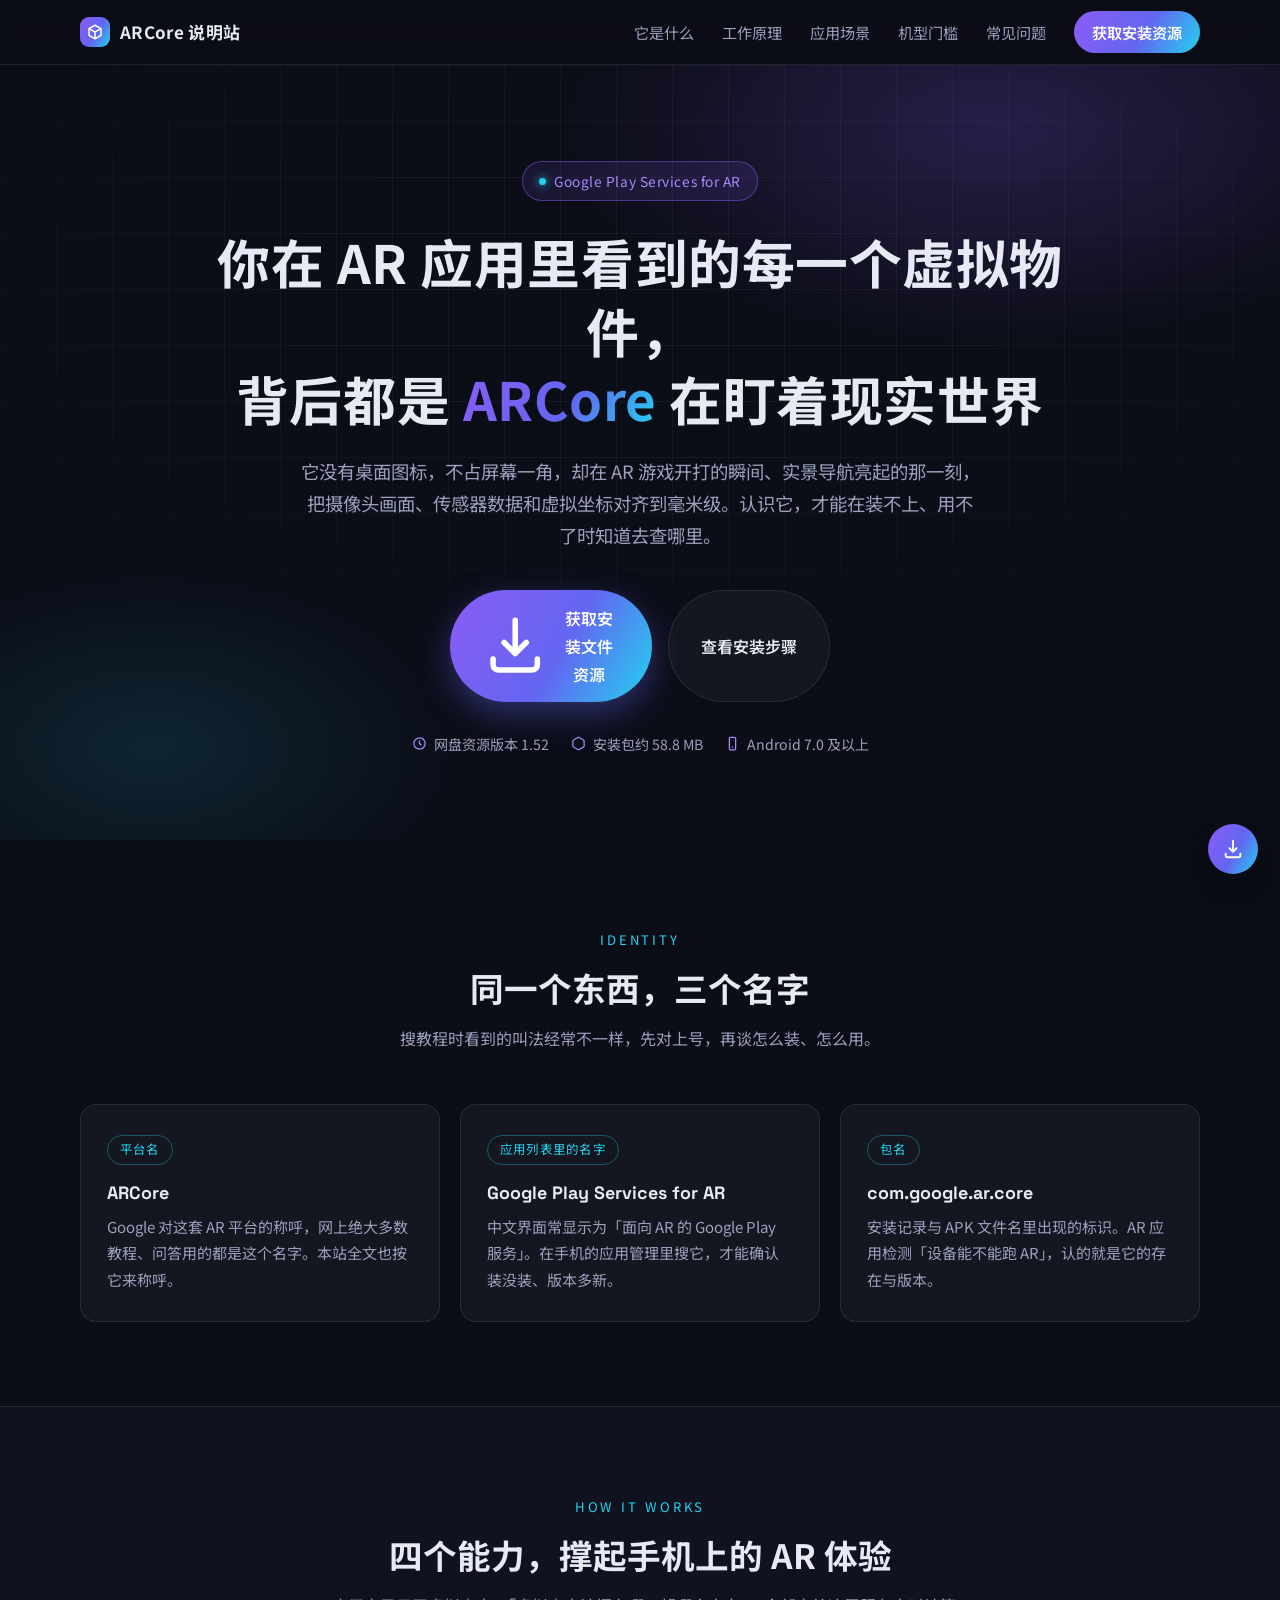
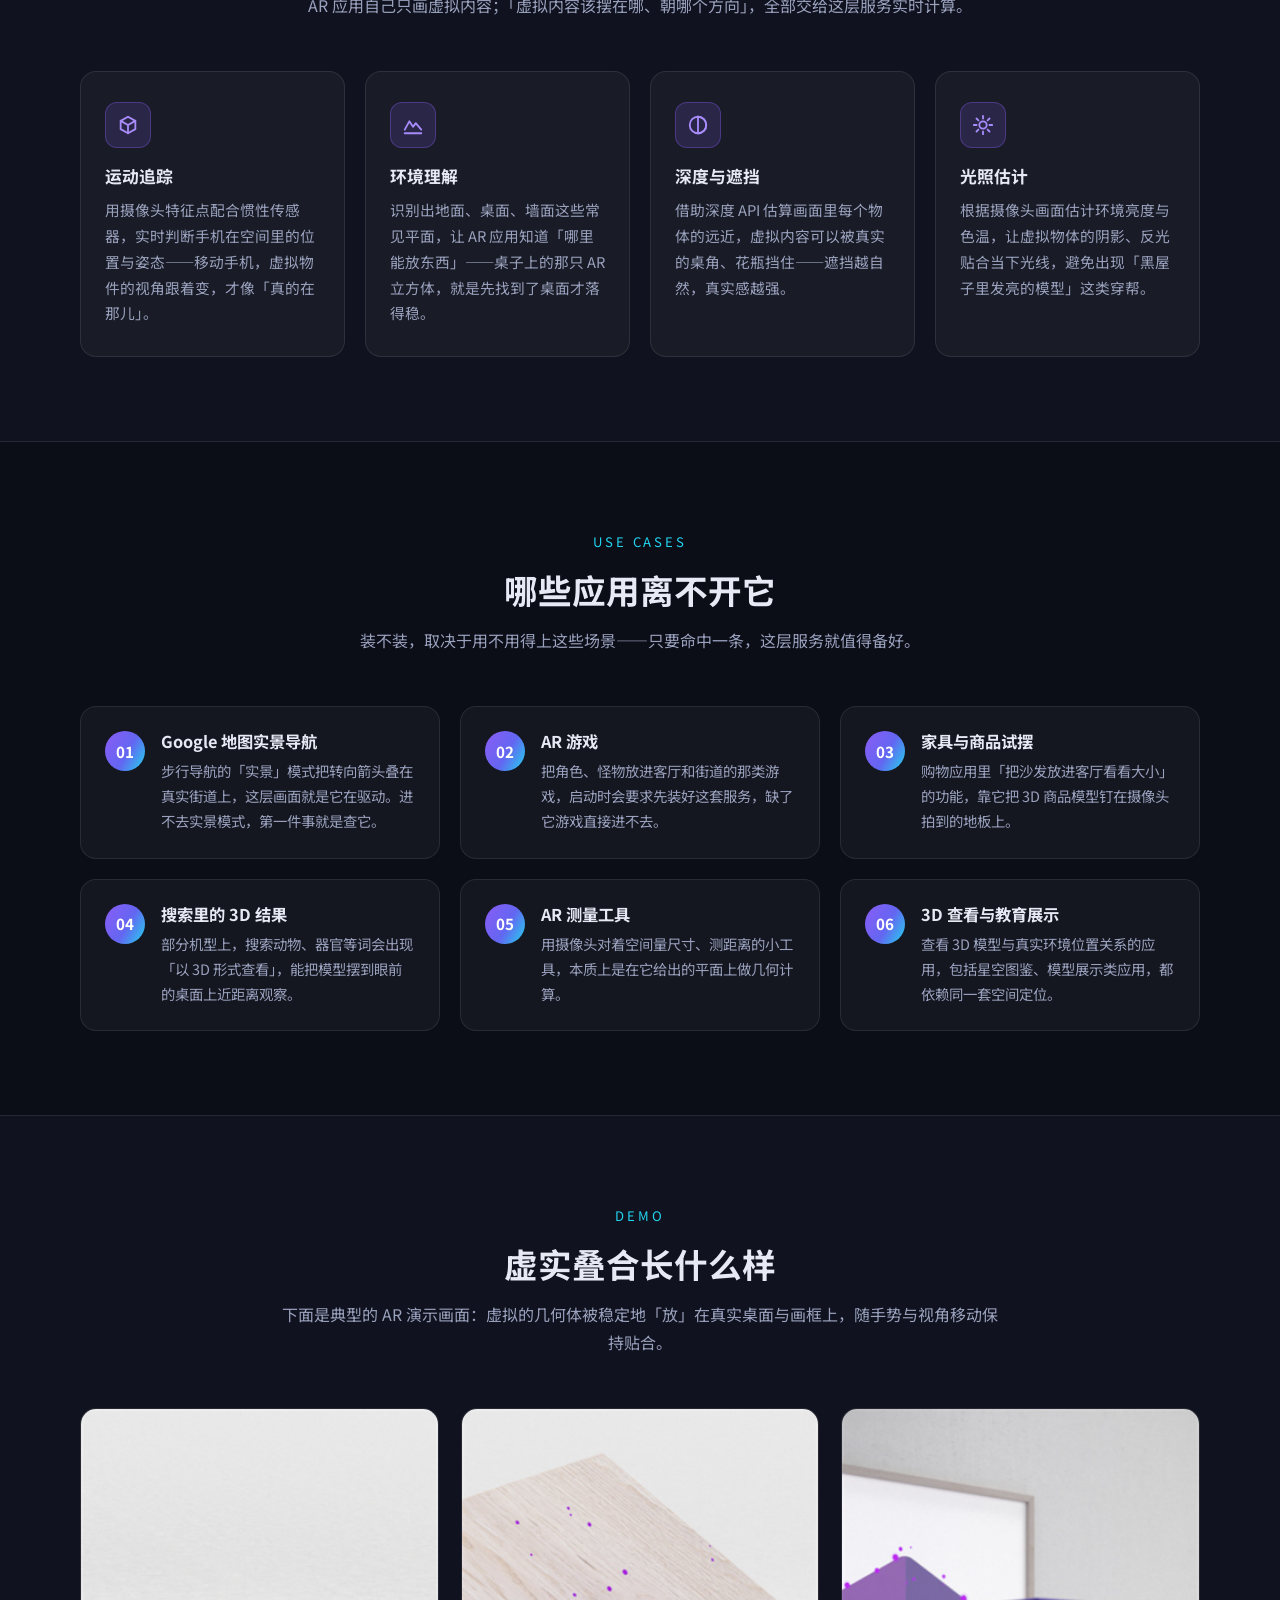
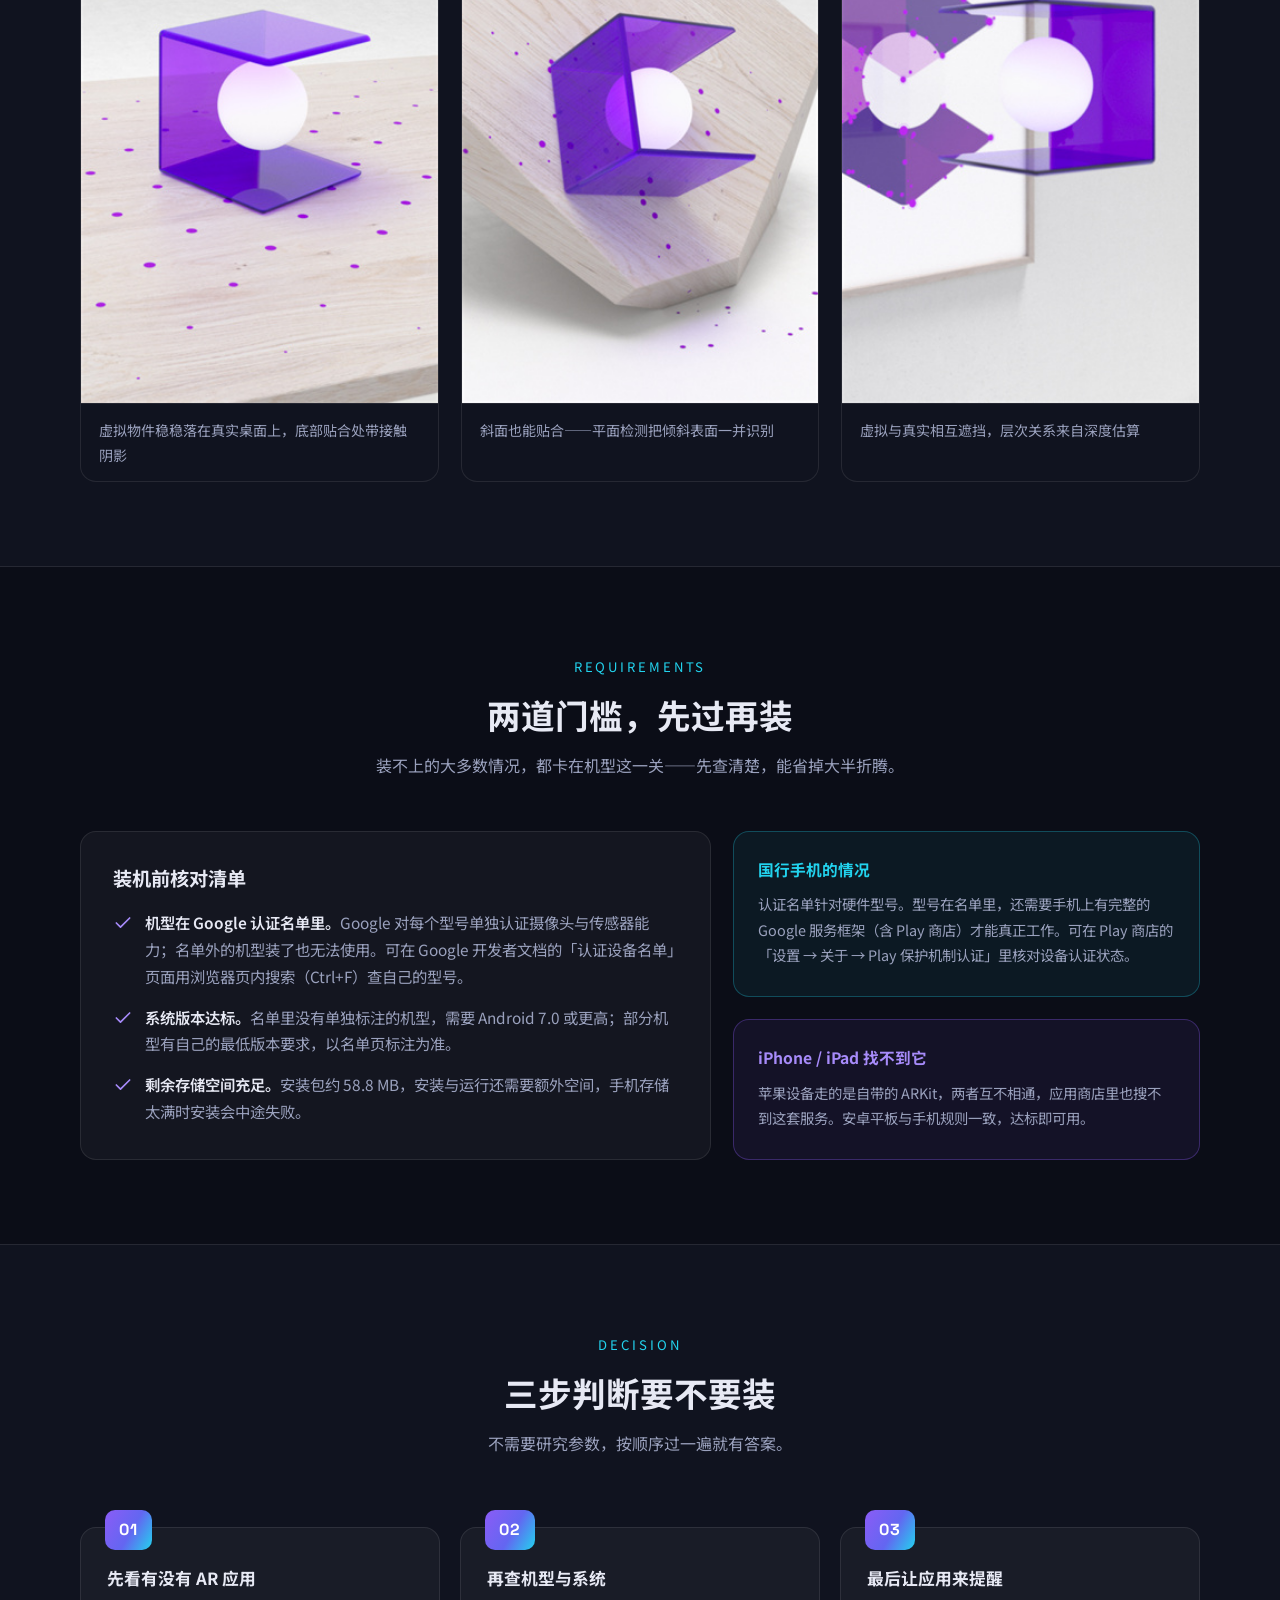
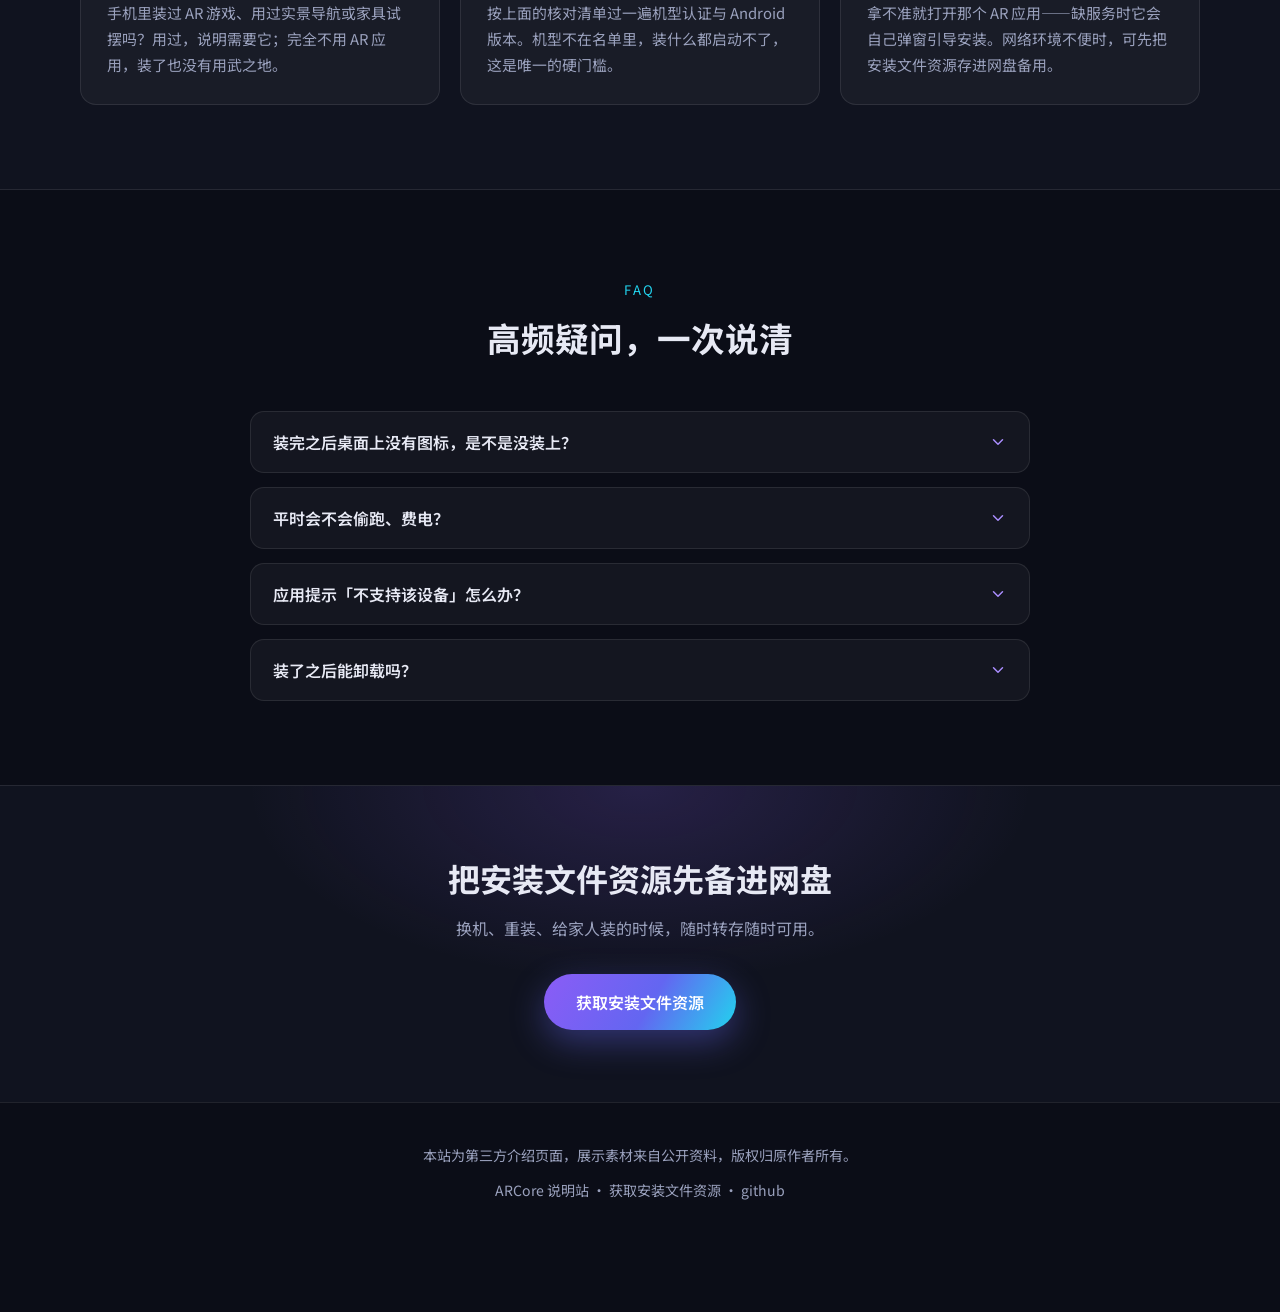
<file: index.html>
<!DOCTYPE html>
<html lang="zh-CN">
<head>
  <meta charset="UTF-8">
  <meta name="viewport" content="width=device-width, initial-scale=1.0">
  <title>看不见的 AR 引擎：ARCore 在手机里做什么、谁需要它</title>
  <meta name="description" content="AR 应用能把虚拟物件放进真实房间，靠的是底层的 ARCore 在做运动追踪与空间理解。这里拆解它的工作方式、机型认证门槛，以及安装文件资源的获取指引。">
  <link rel="icon" type="image/svg+xml" href="/assets/img/favicon.svg">
  <link rel="preconnect" href="https://fonts.googleapis.com">
  <link rel="preconnect" href="https://fonts.gstatic.com" crossorigin>
  <link href="https://fonts.googleapis.com/css2?family=Noto+Sans+SC:wght@400;500;700&family=Space+Grotesk:wght@500;700&display=swap" rel="stylesheet">
  <link rel="stylesheet" href="/assets/css/style.css">
</head>
<body>

  <header class="nav">
    <div class="wrap nav-inner">
      <a class="brand" href="/">
        <span class="brand-mark" aria-hidden="true">
          <svg viewBox="0 0 24 24" fill="none" stroke="#fff" stroke-width="2" stroke-linejoin="round"><path d="M12 3l8 4.5v9L12 21l-8-4.5v-9L12 3z"/><path d="M4 7.5l8 4.5 8-4.5M12 12v9"/></svg>
        </span>
        ARCore 说明站
      </a>
      <button class="nav-toggle" aria-expanded="false" aria-label="展开导航菜单"><span></span></button>
      <nav class="nav-links" aria-label="站内导航">
        <a href="#what">它是什么</a>
        <a href="#how">工作原理</a>
        <a href="#scenes">应用场景</a>
        <a href="#devices">机型门槛</a>
        <a href="#faq">常见问题</a>
        <a href="download.html" class="nav-cta">获取安装资源</a>
      </nav>
    </div>
  </header>

  <main>

    <!-- Hero -->
    <section class="hero">
      <div class="hero-grid" aria-hidden="true"></div>
      <div class="wrap hero-inner">
        <span class="hero-badge"><span class="dot"></span>Google Play Services for AR</span>
        <h1>你在 AR 应用里看到的每一个虚拟物件，<br>背后都是 <span class="grad">ARCore</span> 在盯着现实世界</h1>
        <p class="lead">它没有桌面图标，不占屏幕一角，却在 AR 游戏开打的瞬间、实景导航亮起的那一刻，把摄像头画面、传感器数据和虚拟坐标对齐到毫米级。认识它，才能在装不上、用不了时知道去查哪里。</p>
        <div class="hero-actions">
          <a class="btn btn-primary" data-link="download" href="https://pan.quark.cn/s/c0f8249de2a5">
            <svg viewBox="0 0 24 24" fill="none" stroke="currentColor" stroke-width="2" stroke-linecap="round" stroke-linejoin="round"><path d="M12 3v12m0 0l-4-4m4 4l4-4"/><path d="M4 17v2a2 2 0 002 2h12a2 2 0 002-2v-2"/></svg>
            获取安装文件资源
          </a>
          <a class="btn btn-ghost" href="download.html">查看安装步骤</a>
        </div>
        <div class="hero-meta">
          <span><svg viewBox="0 0 24 24" fill="none" stroke="currentColor" stroke-width="2"><circle cx="12" cy="12" r="9"/><path d="M12 7v5l3 3"/></svg>网盘资源版本 1.52</span>
          <span><svg viewBox="0 0 24 24" fill="none" stroke="currentColor" stroke-width="2"><path d="M21 16V8a2 2 0 00-1-1.73l-7-4a2 2 0 00-2 0l-7 4A2 2 0 003 8v8a2 2 0 001 1.73l7 4a2 2 0 002 0l7-4A2 2 0 0021 16z"/></svg>安装包约 58.8 MB</span>
          <span><svg viewBox="0 0 24 24" fill="none" stroke="currentColor" stroke-width="2"><rect x="7" y="2" width="10" height="20" rx="2"/><path d="M11 18h2"/></svg>Android 7.0 及以上</span>
        </div>
      </div>
    </section>

    <!-- 它是什么：三重身份 -->
    <section class="section" id="what">
      <div class="wrap">
        <div class="sec-head reveal">
          <span class="sec-kicker">Identity</span>
          <h2>同一个东西，三个名字</h2>
          <p>搜教程时看到的叫法经常不一样，先对上号，再谈怎么装、怎么用。</p>
        </div>
        <div class="id-grid">
          <div class="id-card reveal">
            <span class="id-tag">平台名</span>
            <h3>ARCore</h3>
            <p>Google 对这套 AR 平台的称呼，网上绝大多数教程、问答用的都是这个名字。本站全文也按它来称呼。</p>
          </div>
          <div class="id-card reveal">
            <span class="id-tag">应用列表里的名字</span>
            <h3>Google Play Services for AR</h3>
            <p>中文界面常显示为「面向 AR 的 Google Play 服务」。在手机的应用管理里搜它，才能确认装没装、版本多新。</p>
          </div>
          <div class="id-card reveal">
            <span class="id-tag">包名</span>
            <h3>com.google.ar.core</h3>
            <p>安装记录与 APK 文件名里出现的标识。AR 应用检测「设备能不能跑 AR」，认的就是它的存在与版本。</p>
          </div>
        </div>
      </div>
    </section>

    <!-- 工作原理 -->
    <section class="section section-alt" id="how">
      <div class="wrap">
        <div class="sec-head reveal">
          <span class="sec-kicker">How it works</span>
          <h2>四个能力，撑起手机上的 AR 体验</h2>
          <p>AR 应用自己只画虚拟内容；「虚拟内容该摆在哪、朝哪个方向」，全部交给这层服务实时计算。</p>
        </div>
        <div class="cap-grid">
          <div class="cap-card reveal">
            <span class="cap-icon"><svg viewBox="0 0 24 24" fill="none" stroke="currentColor" stroke-width="2" stroke-linecap="round" stroke-linejoin="round"><path d="M12 3l8 4.5v9L12 21l-8-4.5v-9L12 3z"/><path d="M12 12l8-4.5M12 12v9M12 12L4 7.5"/></svg></span>
            <h3>运动追踪</h3>
            <p>用摄像头特征点配合惯性传感器，实时判断手机在空间里的位置与姿态——移动手机，虚拟物件的视角跟着变，才像「真的在那儿」。</p>
          </div>
          <div class="cap-card reveal">
            <span class="cap-icon"><svg viewBox="0 0 24 24" fill="none" stroke="currentColor" stroke-width="2" stroke-linecap="round" stroke-linejoin="round"><path d="M3 17l5-9 4 6 3-4 6 7"/><path d="M3 21h18"/></svg></span>
            <h3>环境理解</h3>
            <p>识别出地面、桌面、墙面这些常见平面，让 AR 应用知道「哪里能放东西」——桌子上的那只 AR 立方体，就是先找到了桌面才落得稳。</p>
          </div>
          <div class="cap-card reveal">
            <span class="cap-icon"><svg viewBox="0 0 24 24" fill="none" stroke="currentColor" stroke-width="2" stroke-linecap="round" stroke-linejoin="round"><circle cx="12" cy="12" r="9"/><path d="M12 3a9 9 0 010 18"/><path d="M12 3v18"/></svg></span>
            <h3>深度与遮挡</h3>
            <p>借助深度 API 估算画面里每个物体的远近，虚拟内容可以被真实的桌角、花瓶挡住——遮挡越自然，真实感越强。</p>
          </div>
          <div class="cap-card reveal">
            <span class="cap-icon"><svg viewBox="0 0 24 24" fill="none" stroke="currentColor" stroke-width="2" stroke-linecap="round" stroke-linejoin="round"><circle cx="12" cy="12" r="4"/><path d="M12 2v3M12 19v3M2 12h3M19 12h3M4.9 4.9l2.1 2.1M17 17l2.1 2.1M19.1 4.9L17 7M7 17l-2.1 2.1"/></svg></span>
            <h3>光照估计</h3>
            <p>根据摄像头画面估计环境亮度与色温，让虚拟物体的阴影、反光贴合当下光线，避免出现「黑屋子里发亮的模型」这类穿帮。</p>
          </div>
        </div>
      </div>
    </section>

    <!-- 应用场景 -->
    <section class="section" id="scenes">
      <div class="wrap">
        <div class="sec-head reveal">
          <span class="sec-kicker">Use cases</span>
          <h2>哪些应用离不开它</h2>
          <p>装不装，取决于用不用得上这些场景——只要命中一条，这层服务就值得备好。</p>
        </div>
        <div class="scene-grid">
          <div class="scene-card reveal">
            <span class="scene-num">01</span>
            <div><h3>Google 地图实景导航</h3><p>步行导航的「实景」模式把转向箭头叠在真实街道上，这层画面就是它在驱动。进不去实景模式，第一件事就是查它。</p></div>
          </div>
          <div class="scene-card reveal">
            <span class="scene-num">02</span>
            <div><h3>AR 游戏</h3><p>把角色、怪物放进客厅和街道的那类游戏，启动时会要求先装好这套服务，缺了它游戏直接进不去。</p></div>
          </div>
          <div class="scene-card reveal">
            <span class="scene-num">03</span>
            <div><h3>家具与商品试摆</h3><p>购物应用里「把沙发放进客厅看看大小」的功能，靠它把 3D 商品模型钉在摄像头拍到的地板上。</p></div>
          </div>
          <div class="scene-card reveal">
            <span class="scene-num">04</span>
            <div><h3>搜索里的 3D 结果</h3><p>部分机型上，搜索动物、器官等词会出现「以 3D 形式查看」，能把模型摆到眼前的桌面上近距离观察。</p></div>
          </div>
          <div class="scene-card reveal">
            <span class="scene-num">05</span>
            <div><h3>AR 测量工具</h3><p>用摄像头对着空间量尺寸、测距离的小工具，本质上是在它给出的平面上做几何计算。</p></div>
          </div>
          <div class="scene-card reveal">
            <span class="scene-num">06</span>
            <div><h3>3D 查看与教育展示</h3><p>查看 3D 模型与真实环境位置关系的应用，包括星空图鉴、模型展示类应用，都依赖同一套空间定位。</p></div>
          </div>
        </div>
      </div>
    </section>

    <!-- 截图墙 -->
    <section class="section section-alt">
      <div class="wrap">
        <div class="sec-head reveal">
          <span class="sec-kicker">Demo</span>
          <h2>虚实叠合长什么样</h2>
          <p>下面是典型的 AR 演示画面：虚拟的几何体被稳定地「放」在真实桌面与画框上，随手势与视角移动保持贴合。</p>
        </div>
        <div class="shots">
          <figure class="shot reveal">
            <img src="/assets/img/ar-scene-1.jpg" alt="AR 演示：紫色玻璃质感的立方体与白色球体被放置在真实木桌上" width="320" height="533" loading="lazy">
            <figcaption>虚拟物件稳稳落在真实桌面上，底部贴合处带接触阴影</figcaption>
          </figure>
          <figure class="shot reveal">
            <img src="/assets/img/ar-scene-2.jpg" alt="AR 演示：立方体吸附在倾斜的木质斜面上并保持稳定" width="320" height="533" loading="lazy">
            <figcaption>斜面也能贴合——平面检测把倾斜表面一并识别</figcaption>
          </figure>
          <figure class="shot reveal">
            <img src="/assets/img/ar-scene-3.jpg" alt="AR 演示：立方体穿过真实墙面上的画框形成穿插效果" width="320" height="533" loading="lazy">
            <figcaption>虚拟与真实相互遮挡，层次关系来自深度估算</figcaption>
          </figure>
        </div>
      </div>
    </section>

    <!-- 机型门槛 -->
    <section class="section" id="devices">
      <div class="wrap">
        <div class="sec-head reveal">
          <span class="sec-kicker">Requirements</span>
          <h2>两道门槛，先过再装</h2>
          <p>装不上的大多数情况，都卡在机型这一关——先查清楚，能省掉大半折腾。</p>
        </div>
        <div class="gate-grid">
          <div class="gate-main reveal">
            <h3>装机前核对清单</h3>
            <ul class="gate-list">
              <li>
                <svg viewBox="0 0 24 24" fill="none" stroke="currentColor" stroke-width="2" stroke-linecap="round" stroke-linejoin="round"><path d="M20 6L9 17l-5-5"/></svg>
                <span><strong>机型在 Google 认证名单里。</strong>Google 对每个型号单独认证摄像头与传感器能力；名单外的机型装了也无法使用。可在 Google 开发者文档的「认证设备名单」页面用浏览器页内搜索（Ctrl+F）查自己的型号。</span>
              </li>
              <li>
                <svg viewBox="0 0 24 24" fill="none" stroke="currentColor" stroke-width="2" stroke-linecap="round" stroke-linejoin="round"><path d="M20 6L9 17l-5-5"/></svg>
                <span><strong>系统版本达标。</strong>名单里没有单独标注的机型，需要 Android 7.0 或更高；部分机型有自己的最低版本要求，以名单页标注为准。</span>
              </li>
              <li>
                <svg viewBox="0 0 24 24" fill="none" stroke="currentColor" stroke-width="2" stroke-linecap="round" stroke-linejoin="round"><path d="M20 6L9 17l-5-5"/></svg>
                <span><strong>剩余存储空间充足。</strong>安装包约 58.8 MB，安装与运行还需要额外空间，手机存储太满时安装会中途失败。</span>
              </li>
            </ul>
          </div>
          <div class="gate-side">
            <div class="gate-note reveal">
              <h4>国行手机的情况</h4>
              <p>认证名单针对硬件型号。型号在名单里，还需要手机上有完整的 Google 服务框架（含 Play 商店）才能真正工作。可在 Play 商店的「设置 → 关于 → Play 保护机制认证」里核对设备认证状态。</p>
            </div>
            <div class="gate-note warn reveal">
              <h4>iPhone / iPad 找不到它</h4>
              <p>苹果设备走的是自带的 ARKit，两者互不相通，应用商店里也搜不到这套服务。安卓平板与手机规则一致，达标即可用。</p>
            </div>
          </div>
        </div>
      </div>
    </section>

    <!-- 要不要装 -->
    <section class="section section-alt">
      <div class="wrap">
        <div class="sec-head reveal">
          <span class="sec-kicker">Decision</span>
          <h2>三步判断要不要装</h2>
          <p>不需要研究参数，按顺序过一遍就有答案。</p>
        </div>
        <div class="decide-steps" style="padding-top: 18px;">
          <div class="decide reveal">
            <h3>先看有没有 AR 应用</h3>
            <p>手机里装过 AR 游戏、用过实景导航或家具试摆吗？用过，说明需要它；完全不用 AR 应用，装了也没有用武之地。</p>
          </div>
          <div class="decide reveal">
            <h3>再查机型与系统</h3>
            <p>按上面的核对清单过一遍机型认证与 Android 版本。机型不在名单里，装什么都启动不了，这是唯一的硬门槛。</p>
          </div>
          <div class="decide reveal">
            <h3>最后让应用来提醒</h3>
            <p>拿不准就打开那个 AR 应用——缺服务时它会自己弹窗引导安装。网络环境不便时，可先把安装文件资源存进网盘备用。</p>
          </div>
        </div>
      </div>
    </section>

    <!-- FAQ -->
    <section class="section" id="faq">
      <div class="wrap">
        <div class="sec-head reveal">
          <span class="sec-kicker">FAQ</span>
          <h2>高频疑问，一次说清</h2>
        </div>
        <div class="faq">
          <div class="faq-item reveal">
            <button class="faq-q" aria-expanded="false">装完之后桌面上没有图标，是不是没装上？<svg class="chev" viewBox="0 0 24 24" fill="none" stroke="currentColor" stroke-width="2" stroke-linecap="round" stroke-linejoin="round"><path d="M6 9l6 6 6-6"/></svg></button>
            <div class="faq-a"><p>这是正常的。它以系统服务的形式存在，不会出现在桌面或应用抽屉里。验证方法：打开「设置 → 应用管理」，在列表里搜 Google Play Services for AR（或「面向 AR 的 Google Play 服务」），能找到即安装成功。</p></div>
          </div>
          <div class="faq-item reveal">
            <button class="faq-q" aria-expanded="false">平时会不会偷跑、费电？<svg class="chev" viewBox="0 0 24 24" fill="none" stroke="currentColor" stroke-width="2" stroke-linecap="round" stroke-linejoin="round"><path d="M6 9l6 6 6-6"/></svg></button>
            <div class="faq-a"><p>它平时只是待命，不主动占用摄像头和运算资源。只有打开 AR 应用的那一刻才开始工作——耗电主要发生在实际使用 AR 功能的时候，装完闲着的时候几乎没有存在感。</p></div>
          </div>
          <div class="faq-item reveal">
            <button class="faq-q" aria-expanded="false">应用提示「不支持该设备」怎么办？<svg class="chev" viewBox="0 0 24 24" fill="none" stroke="currentColor" stroke-width="2" stroke-linecap="round" stroke-linejoin="round"><path d="M6 9l6 6 6-6"/></svg></button>
            <div class="faq-a"><p>先确认机型在认证名单里、系统达到 Android 7.0。机型确实不在名单里的话，换支持的设备是唯一可行路径——这不是版本新旧的问题，而是硬件能力没通过认证。个别应用弹的「不支持」也可能指它自己的机型黑名单，与这层服务无关。</p></div>
          </div>
          <div class="faq-item reveal">
            <button class="faq-q" aria-expanded="false">装了之后能卸载吗？<svg class="chev" viewBox="0 0 24 24" fill="none" stroke="currentColor" stroke-width="2" stroke-linecap="round" stroke-linejoin="round"><path d="M6 9l6 6 6-6"/></svg></button>
            <div class="faq-a"><p>分两种情况：自己安装的可以在「设置 → 应用管理」里正常卸载，依赖它的 AR 应用会随之失效；厂商预装的属于系统应用，没有卸载入口，最多只能在应用信息里「停用」或「卸载更新」。想减小占用时，选「卸载更新」回到出厂版本即可。</p></div>
          </div>
        </div>
      </div>
    </section>

    <!-- CTA -->
    <section class="cta-band">
      <div class="wrap reveal">
        <h2>把安装文件资源先备进网盘</h2>
        <p>换机、重装、给家人装的时候，随时转存随时可用。</p>
        <a class="btn btn-primary" data-link="download" href="https://pan.quark.cn/s/c0f8249de2a5">获取安装文件资源</a>
      </div>
    </section>

  </main>

  <footer class="footer">
    <div class="wrap footer-inner">
      <p>本站为第三方介绍页面，展示素材来自公开资料，版权归原作者所有。</p>
      <p><a href="/">ARCore 说明站</a> · <a href="download.html">获取安装文件资源</a> · <a href="https://github.com/alipymanbu/arcore.gltd.quest">github</a></p>
    </div>
  </footer>

  <div class="float-btns">
    <button class="float-top" aria-label="返回顶部">
      <svg viewBox="0 0 24 24" fill="none" stroke="currentColor" stroke-width="2" stroke-linecap="round" stroke-linejoin="round"><path d="M12 19V5m0 0l-6 6m6-6l6 6"/></svg>
    </button>
    <a class="float-dl" data-link="download" href="https://pan.quark.cn/s/c0f8249de2a5" aria-label="获取安装文件资源">
      <svg viewBox="0 0 24 24" fill="none" stroke="currentColor" stroke-width="2" stroke-linecap="round" stroke-linejoin="round"><path d="M12 3v12m0 0l-4-4m4 4l4-4"/><path d="M4 17v2a2 2 0 002 2h12a2 2 0 002-2v-2"/></svg>
    </a>
  </div>

  <script src="/assets/js/links.js"></script>
  <script src="/assets/js/main.js"></script>
</body>
</html>
</file>
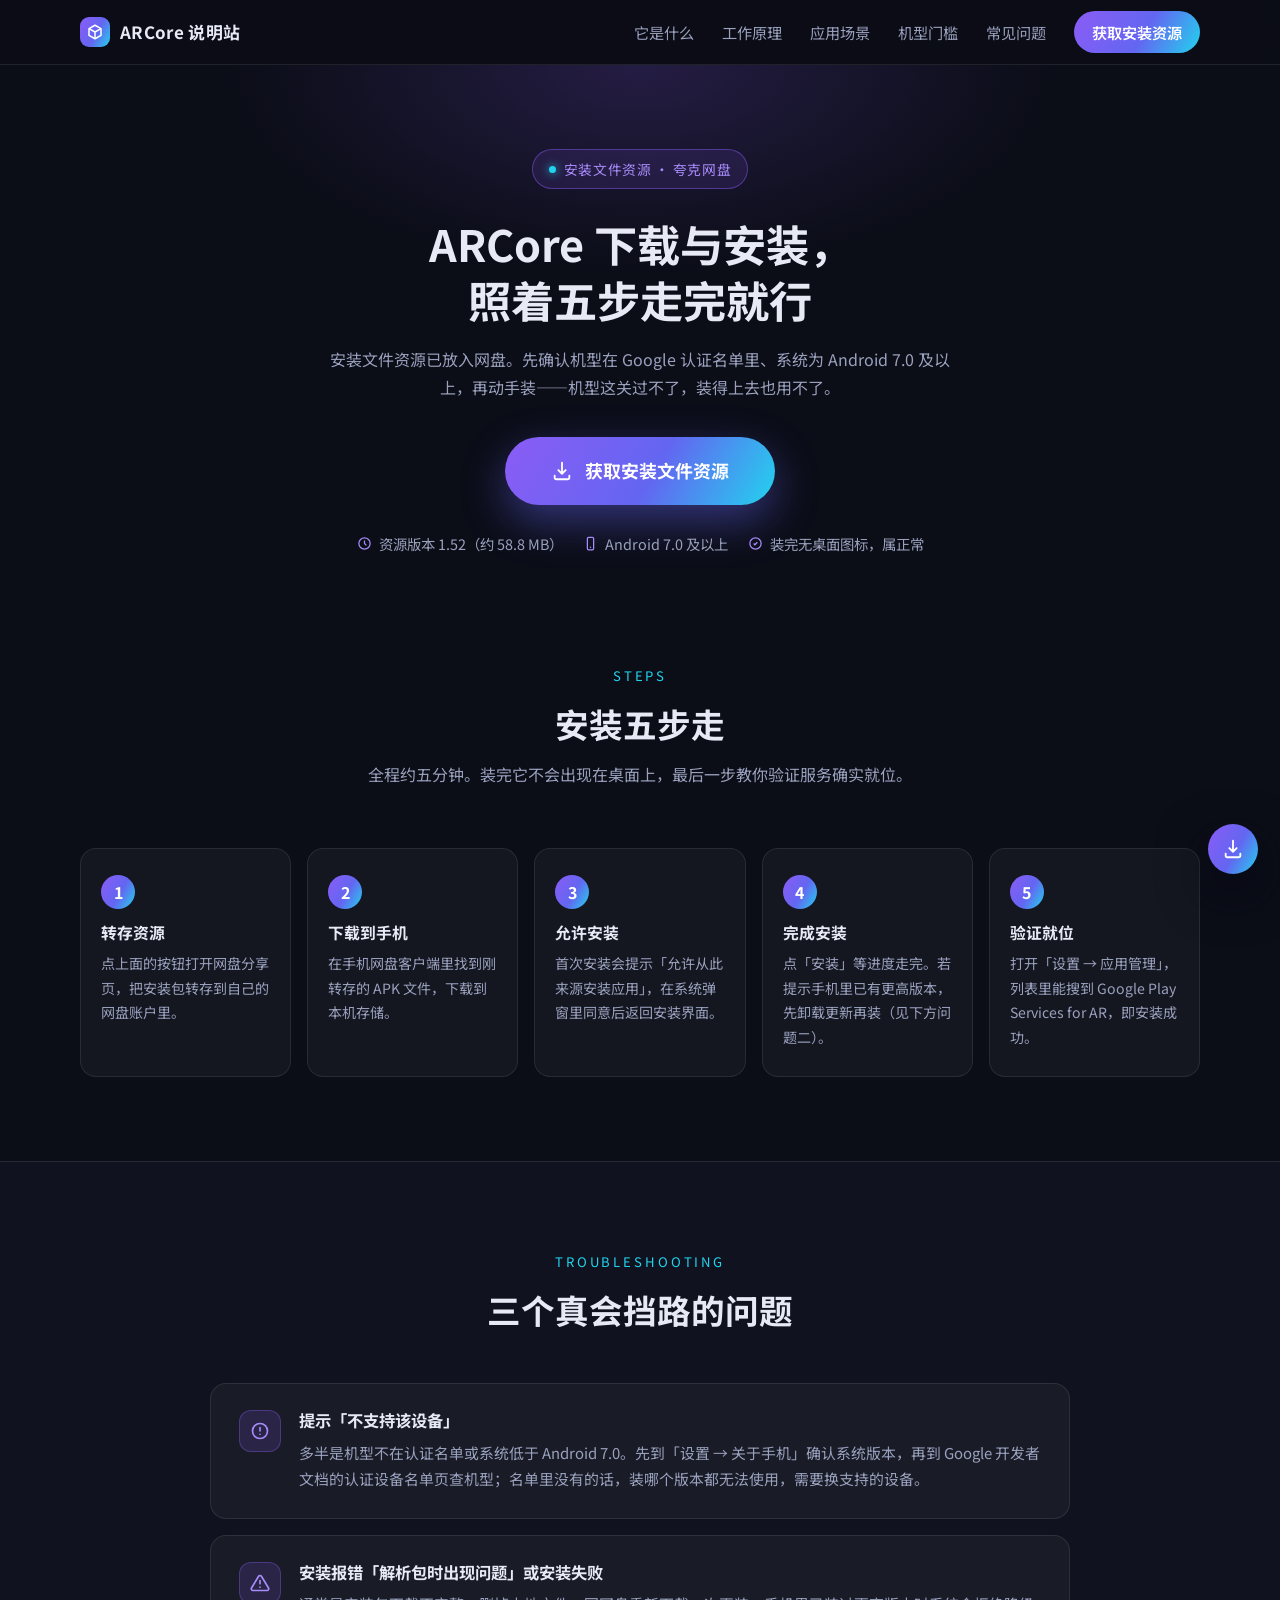
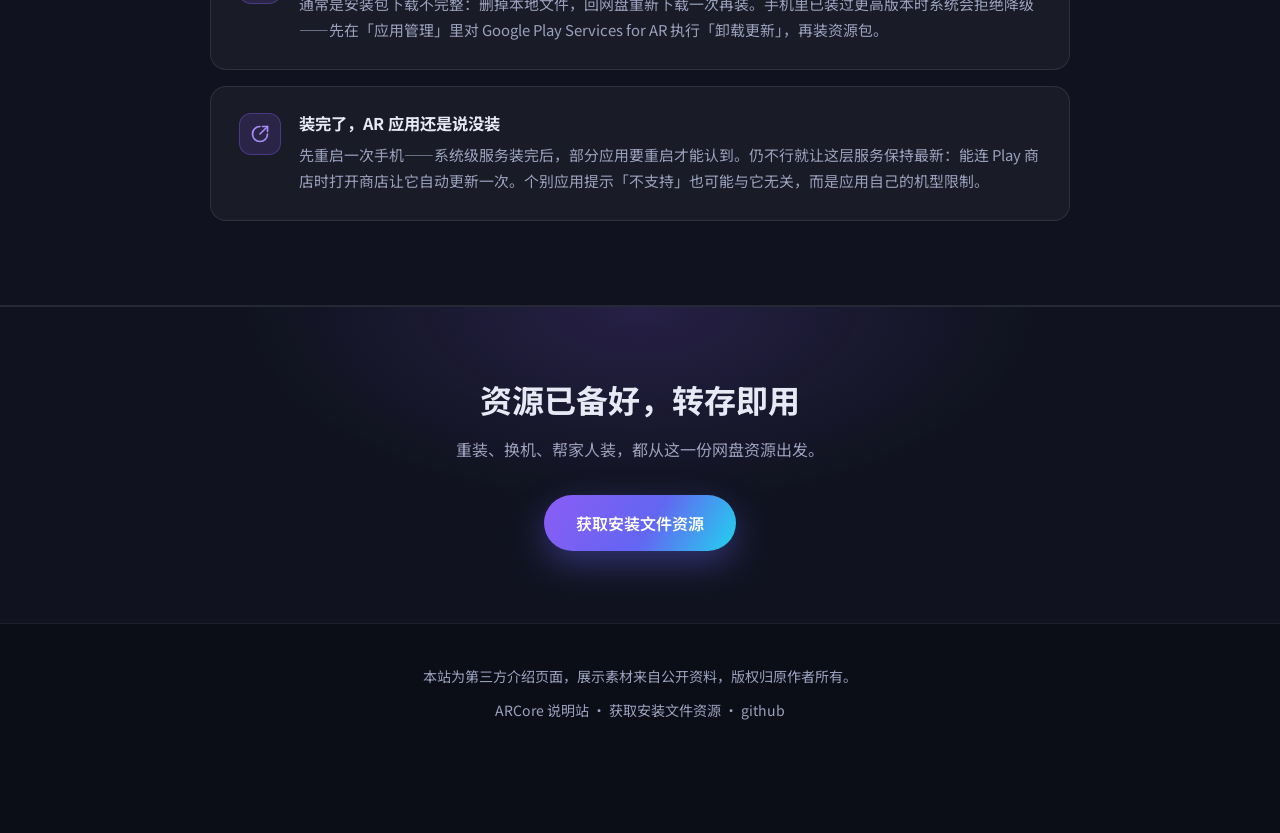
<file: download.html>
<!DOCTYPE html>
<html lang="zh-CN">
<head>
  <meta charset="UTF-8">
  <meta name="viewport" content="width=device-width, initial-scale=1.0">
  <title>ARCore 下载与安装：五步从转存到验证装好</title>
  <meta name="description" content="ARCore（面向 AR 的 Google Play 服务）安装文件资源的获取入口与完整安装步骤：转存、下载 APK、允许未知来源、安装验证，另附三条常见安装问题的处理办法。">
  <link rel="icon" type="image/svg+xml" href="/assets/img/favicon.svg">
  <link rel="preconnect" href="https://fonts.googleapis.com">
  <link rel="preconnect" href="https://fonts.gstatic.com" crossorigin>
  <link href="https://fonts.googleapis.com/css2?family=Noto+Sans+SC:wght@400;500;700&family=Space+Grotesk:wght@500;700&display=swap" rel="stylesheet">
  <link rel="stylesheet" href="/assets/css/style.css">
</head>
<body>

  <header class="nav">
    <div class="wrap nav-inner">
      <a class="brand" href="/">
        <span class="brand-mark" aria-hidden="true">
          <svg viewBox="0 0 24 24" fill="none" stroke="#fff" stroke-width="2" stroke-linejoin="round"><path d="M12 3l8 4.5v9L12 21l-8-4.5v-9L12 3z"/><path d="M4 7.5l8 4.5 8-4.5M12 12v9"/></svg>
        </span>
        ARCore 说明站
      </a>
      <button class="nav-toggle" aria-expanded="false" aria-label="展开导航菜单"><span></span></button>
      <nav class="nav-links" aria-label="站内导航">
        <a href="/#what">它是什么</a>
        <a href="/#how">工作原理</a>
        <a href="/#scenes">应用场景</a>
        <a href="/#devices">机型门槛</a>
        <a href="/#faq">常见问题</a>
        <a href="download.html" class="nav-cta">获取安装资源</a>
      </nav>
    </div>
  </header>

  <main>

    <!-- 下载入口 -->
    <section class="dl-hero">
      <div class="wrap dl-hero-inner">
        <span class="hero-badge"><span class="dot"></span>安装文件资源 · 夸克网盘</span>
        <h1>ARCore 下载与安装，<br>照着五步走完就行</h1>
        <p>安装文件资源已放入网盘。先确认机型在 Google 认证名单里、系统为 Android 7.0 及以上，再动手装——机型这关过不了，装得上去也用不了。</p>
        <a class="dl-btn-big" data-link="download" href="https://pan.quark.cn/s/c0f8249de2a5">
          <svg viewBox="0 0 24 24" fill="none" stroke="currentColor" stroke-width="2" stroke-linecap="round" stroke-linejoin="round"><path d="M12 3v12m0 0l-4-4m4 4l4-4"/><path d="M4 17v2a2 2 0 002 2h12a2 2 0 002-2v-2"/></svg>
          获取安装文件资源
        </a>
        <div class="dl-facts">
          <span><svg viewBox="0 0 24 24" fill="none" stroke="currentColor" stroke-width="2"><circle cx="12" cy="12" r="9"/><path d="M12 7v5l3 3"/></svg>资源版本 1.52（约 58.8 MB）</span>
          <span><svg viewBox="0 0 24 24" fill="none" stroke="currentColor" stroke-width="2"><rect x="7" y="2" width="10" height="20" rx="2"/><path d="M11 18h2"/></svg>Android 7.0 及以上</span>
          <span><svg viewBox="0 0 24 24" fill="none" stroke="currentColor" stroke-width="2"><path d="M9 12l2 2 4-4"/><circle cx="12" cy="12" r="9"/></svg>装完无桌面图标，属正常</span>
        </div>
      </div>
    </section>

    <!-- 安装步骤 -->
    <section class="section" style="padding-top: 40px;">
      <div class="wrap">
        <div class="sec-head reveal">
          <span class="sec-kicker">Steps</span>
          <h2>安装五步走</h2>
          <p>全程约五分钟。装完它不会出现在桌面上，最后一步教你验证服务确实就位。</p>
        </div>
        <div class="steps-grid" style="padding-top: 8px;">
          <div class="step-card reveal">
            <h3>转存资源</h3>
            <p>点上面的按钮打开网盘分享页，把安装包转存到自己的网盘账户里。</p>
          </div>
          <div class="step-card reveal">
            <h3>下载到手机</h3>
            <p>在手机网盘客户端里找到刚转存的 APK 文件，下载到本机存储。</p>
          </div>
          <div class="step-card reveal">
            <h3>允许安装</h3>
            <p>首次安装会提示「允许从此来源安装应用」，在系统弹窗里同意后返回安装界面。</p>
          </div>
          <div class="step-card reveal">
            <h3>完成安装</h3>
            <p>点「安装」等进度走完。若提示手机里已有更高版本，先卸载更新再装（见下方问题二）。</p>
          </div>
          <div class="step-card reveal">
            <h3>验证就位</h3>
            <p>打开「设置 → 应用管理」，列表里能搜到 Google Play Services for AR，即安装成功。</p>
          </div>
        </div>
      </div>
    </section>

    <!-- 常见安装问题 -->
    <section class="section section-alt">
      <div class="wrap">
        <div class="sec-head reveal">
          <span class="sec-kicker">Troubleshooting</span>
          <h2>三个真会挡路的问题</h2>
        </div>
        <div class="trouble">
          <div class="trouble-card reveal">
            <span class="trouble-icon"><svg viewBox="0 0 24 24" fill="none" stroke="currentColor" stroke-width="2" stroke-linecap="round" stroke-linejoin="round"><circle cx="12" cy="12" r="9"/><path d="M12 8v4M12 16h.01"/></svg></span>
            <div>
              <h3>提示「不支持该设备」</h3>
              <p>多半是机型不在认证名单或系统低于 Android 7.0。先到「设置 → 关于手机」确认系统版本，再到 Google 开发者文档的认证设备名单页查机型；名单里没有的话，装哪个版本都无法使用，需要换支持的设备。</p>
            </div>
          </div>
          <div class="trouble-card reveal">
            <span class="trouble-icon"><svg viewBox="0 0 24 24" fill="none" stroke="currentColor" stroke-width="2" stroke-linecap="round" stroke-linejoin="round"><path d="M10.3 3.9L1.8 18a2 2 0 001.7 3h17a2 2 0 001.7-3L13.7 3.9a2 2 0 00-3.4 0z"/><path d="M12 9v4M12 17h.01"/></svg></span>
            <div>
              <h3>安装报错「解析包时出现问题」或安装失败</h3>
              <p>通常是安装包下载不完整：删掉本地文件，回网盘重新下载一次再装。手机里已装过更高版本时系统会拒绝降级——先在「应用管理」里对 Google Play Services for AR 执行「卸载更新」，再装资源包。</p>
            </div>
          </div>
          <div class="trouble-card reveal">
            <span class="trouble-icon"><svg viewBox="0 0 24 24" fill="none" stroke="currentColor" stroke-width="2" stroke-linecap="round" stroke-linejoin="round"><path d="M21 12a9 9 0 11-9-9"/><path d="M21 3l-9 9"/><path d="M15 3h6v6"/></svg></span>
            <div>
              <h3>装完了，AR 应用还是说没装</h3>
              <p>先重启一次手机——系统级服务装完后，部分应用要重启才能认到。仍不行就让这层服务保持最新：能连 Play 商店时打开商店让它自动更新一次。个别应用提示「不支持」也可能与它无关，而是应用自己的机型限制。</p>
            </div>
          </div>
        </div>
      </div>
    </section>

    <!-- CTA -->
    <section class="cta-band">
      <div class="wrap reveal">
        <h2>资源已备好，转存即用</h2>
        <p>重装、换机、帮家人装，都从这一份网盘资源出发。</p>
        <a class="btn btn-primary" data-link="download" href="https://pan.quark.cn/s/c0f8249de2a5">获取安装文件资源</a>
      </div>
    </section>

  </main>

  <footer class="footer">
    <div class="wrap footer-inner">
      <p>本站为第三方介绍页面，展示素材来自公开资料，版权归原作者所有。</p>
      <p><a href="/">ARCore 说明站</a> · <a href="download.html">获取安装文件资源</a> · <a href="https://github.com/alipymanbu/arcore.gltd.quest">github</a></p>
    </div>
  </footer>

  <div class="float-btns">
    <button class="float-top" aria-label="返回顶部">
      <svg viewBox="0 0 24 24" fill="none" stroke="currentColor" stroke-width="2" stroke-linecap="round" stroke-linejoin="round"><path d="M12 19V5m0 0l-6 6m6-6l6 6"/></svg>
    </button>
    <a class="float-dl" data-link="download" href="https://pan.quark.cn/s/c0f8249de2a5" aria-label="获取安装文件资源">
      <svg viewBox="0 0 24 24" fill="none" stroke="currentColor" stroke-width="2" stroke-linecap="round" stroke-linejoin="round"><path d="M12 3v12m0 0l-4-4m4 4l4-4"/><path d="M4 17v2a2 2 0 002 2h12a2 2 0 002-2v-2"/></svg>
    </a>
  </div>

  <script src="/assets/js/links.js"></script>
  <script src="/assets/js/main.js"></script>
</body>
</html>
</file>
<file: assets/css/style.css>
/* ============================================================
   ARCore 说明站 · 深空导航主题
   配色：深空底 + 紫罗兰/青 渐变（呼应 AR 演示里的紫色立方体）
   ============================================================ */
:root {
  --bg: #0b0d17;
  --bg-soft: #10131f;
  --card: rgba(255, 255, 255, 0.04);
  --card-border: rgba(255, 255, 255, 0.09);
  --text: #e7e9f4;
  --muted: #9aa1bd;
  --violet: #8b5cf6;
  --violet-soft: #a78bfa;
  --cyan: #22d3ee;
  --grad: linear-gradient(120deg, #8b5cf6 0%, #6366f1 55%, #22d3ee 100%);
  --radius: 16px;
  --shadow: 0 18px 50px rgba(3, 5, 16, 0.55);
}

* { margin: 0; padding: 0; box-sizing: border-box; }

html { scroll-behavior: smooth; }

body {
  font-family: 'Noto Sans SC', 'Space Grotesk', -apple-system, 'PingFang SC',
    'Microsoft YaHei', sans-serif;
  background: var(--bg);
  color: var(--text);
  line-height: 1.75;
  overflow-x: hidden;
}

/* 兜底：所有图片自适应、防拉高变形 */
img { max-width: 100%; height: auto; display: block; }

a { color: var(--violet-soft); text-decoration: none; }
a:hover { text-decoration: underline; }

.wrap { width: min(1120px, 92%); margin: 0 auto; }

h1, h2, h3 { line-height: 1.3; font-weight: 700; }

/* ---------- 顶部导航 ---------- */
.nav {
  position: sticky;
  top: 0;
  z-index: 60;
  background: rgba(11, 13, 23, 0.82);
  backdrop-filter: blur(14px);
  -webkit-backdrop-filter: blur(14px);
  border-bottom: 1px solid var(--card-border);
}
.nav-inner {
  display: flex;
  align-items: center;
  justify-content: space-between;
  height: 64px;
}
.brand {
  display: flex;
  align-items: center;
  gap: 10px;
  font-weight: 700;
  font-size: 1.06rem;
  color: var(--text);
  letter-spacing: 0.02em;
}
.brand:hover { text-decoration: none; }
.brand-mark {
  width: 30px;
  height: 30px;
  border-radius: 9px;
  background: var(--grad);
  display: grid;
  place-items: center;
  flex: none;
}
.brand-mark svg { width: 18px; height: 18px; }
.nav-links {
  display: flex;
  align-items: center;
  gap: 28px;
}
.nav-links a {
  color: var(--muted);
  font-size: 0.95rem;
  transition: color 0.2s;
}
.nav-links a:hover { color: var(--text); text-decoration: none; }
.nav-cta {
  padding: 8px 18px !important;
  border-radius: 999px;
  background: var(--grad);
  color: #fff !important;
  font-weight: 600;
}
.nav-toggle {
  display: none;
  width: 42px;
  height: 42px;
  border: 1px solid var(--card-border);
  border-radius: 10px;
  background: var(--card);
  cursor: pointer;
  position: relative;
}
.nav-toggle span,
.nav-toggle span::before,
.nav-toggle span::after {
  content: '';
  position: absolute;
  left: 50%;
  width: 18px;
  height: 2px;
  background: var(--text);
  border-radius: 2px;
  transform: translateX(-50%);
  transition: transform 0.25s, opacity 0.25s;
}
.nav-toggle span { top: 50%; }
.nav-toggle span::before { top: -6px; }
.nav-toggle span::after { top: 6px; }
.nav-toggle[aria-expanded='true'] span { background: transparent; }
.nav-toggle[aria-expanded='true'] span::before { transform: translateX(-50%) translateY(6px) rotate(45deg); }
.nav-toggle[aria-expanded='true'] span::after { transform: translateX(-50%) translateY(-6px) rotate(-45deg); }

/* ---------- Hero ---------- */
.hero {
  position: relative;
  padding: 96px 0 84px;
  overflow: hidden;
}
.hero::before {
  content: '';
  position: absolute;
  inset: 0;
  background:
    radial-gradient(680px 340px at 78% 8%, rgba(139, 92, 246, 0.22), transparent 65%),
    radial-gradient(520px 300px at 12% 88%, rgba(34, 211, 238, 0.12), transparent 60%);
  pointer-events: none;
}
.hero-grid {
  position: absolute;
  inset: 0;
  background-image:
    linear-gradient(rgba(255, 255, 255, 0.045) 1px, transparent 1px),
    linear-gradient(90deg, rgba(255, 255, 255, 0.045) 1px, transparent 1px);
  background-size: 56px 56px;
  mask-image: radial-gradient(ellipse 90% 70% at 50% 30%, #000 30%, transparent 75%);
  -webkit-mask-image: radial-gradient(ellipse 90% 70% at 50% 30%, #000 30%, transparent 75%);
  pointer-events: none;
}
.hero-inner { position: relative; text-align: center; }
.hero-badge {
  display: inline-flex;
  align-items: center;
  gap: 8px;
  padding: 7px 16px;
  border-radius: 999px;
  border: 1px solid rgba(139, 92, 246, 0.45);
  background: rgba(139, 92, 246, 0.12);
  color: var(--violet-soft);
  font-size: 0.86rem;
  letter-spacing: 0.04em;
  margin-bottom: 26px;
}
.hero-badge .dot {
  width: 7px;
  height: 7px;
  border-radius: 50%;
  background: var(--cyan);
  box-shadow: 0 0 10px var(--cyan);
}
.hero h1 {
  font-size: clamp(2rem, 4.6vw, 3.3rem);
  letter-spacing: 0.01em;
  max-width: 860px;
  margin: 0 auto 22px;
}
.hero h1 .grad {
  background: var(--grad);
  -webkit-background-clip: text;
  background-clip: text;
  color: transparent;
}
.hero p.lead {
  color: var(--muted);
  font-size: clamp(1rem, 1.6vw, 1.15rem);
  max-width: 680px;
  margin: 0 auto 38px;
}
.hero-actions {
  display: flex;
  gap: 16px;
  justify-content: center;
  flex-wrap: wrap;
}
.btn {
  display: inline-flex;
  align-items: center;
  gap: 10px;
  padding: 14px 32px;
  border-radius: 999px;
  font-weight: 600;
  font-size: 1rem;
  border: none;
  cursor: pointer;
  transition: transform 0.2s, box-shadow 0.2s;
}
.btn:hover { text-decoration: none; transform: translateY(-2px); }
.btn-primary {
  background: var(--grad);
  color: #fff;
  box-shadow: 0 12px 34px rgba(99, 102, 241, 0.4);
}
.btn-ghost {
  background: var(--card);
  border: 1px solid var(--card-border);
  color: var(--text);
}
.hero-meta {
  margin-top: 30px;
  color: var(--muted);
  font-size: 0.88rem;
  display: flex;
  gap: 22px;
  justify-content: center;
  flex-wrap: wrap;
}
.hero-meta span { display: inline-flex; align-items: center; gap: 7px; }
.hero-meta svg { width: 15px; height: 15px; color: var(--violet-soft); flex: none; }

/* ---------- 通用区块 ---------- */
.section { padding: 84px 0; }
.section-alt { background: var(--bg-soft); border-top: 1px solid var(--card-border); border-bottom: 1px solid var(--card-border); }
.sec-head { max-width: 720px; margin: 0 auto 52px; text-align: center; }
.sec-kicker {
  display: inline-block;
  font-size: 0.82rem;
  letter-spacing: 0.22em;
  text-transform: uppercase;
  color: var(--cyan);
  margin-bottom: 14px;
}
.sec-head h2 { font-size: clamp(1.5rem, 3vw, 2.1rem); margin-bottom: 14px; }
.sec-head p { color: var(--muted); }

/* 渐显动画 */
.reveal { opacity: 0; transform: translateY(26px); transition: opacity 0.7s ease, transform 0.7s ease; }
.reveal.in { opacity: 1; transform: none; }

/* ---------- 名字对照（三重身份） ---------- */
.id-grid {
  display: grid;
  grid-template-columns: repeat(3, 1fr);
  gap: 20px;
}
.id-card {
  background: var(--card);
  border: 1px solid var(--card-border);
  border-radius: var(--radius);
  padding: 28px 26px;
  transition: transform 0.25s, border-color 0.25s;
}
.id-card:hover { transform: translateY(-4px); border-color: rgba(139, 92, 246, 0.5); }
.id-tag {
  display: inline-block;
  font-size: 0.78rem;
  letter-spacing: 0.1em;
  color: var(--cyan);
  border: 1px solid rgba(34, 211, 238, 0.35);
  border-radius: 999px;
  padding: 3px 12px;
  margin-bottom: 16px;
}
.id-card h3 { font-size: 1.12rem; margin-bottom: 10px; font-family: 'Space Grotesk', 'Noto Sans SC', monospace, sans-serif; }
.id-card p { color: var(--muted); font-size: 0.94rem; }

/* ---------- 能力卡片 ---------- */
.cap-grid {
  display: grid;
  grid-template-columns: repeat(4, 1fr);
  gap: 20px;
}
.cap-card {
  background: var(--card);
  border: 1px solid var(--card-border);
  border-radius: var(--radius);
  padding: 30px 24px;
  position: relative;
  overflow: hidden;
  transition: transform 0.25s, border-color 0.25s;
}
.cap-card::after {
  content: '';
  position: absolute;
  top: 0;
  left: 0;
  right: 0;
  height: 2px;
  background: var(--grad);
  opacity: 0;
  transition: opacity 0.25s;
}
.cap-card:hover { transform: translateY(-4px); border-color: rgba(139, 92, 246, 0.5); }
.cap-card:hover::after { opacity: 1; }
.cap-icon {
  width: 46px;
  height: 46px;
  border-radius: 12px;
  background: rgba(139, 92, 246, 0.16);
  border: 1px solid rgba(139, 92, 246, 0.35);
  display: grid;
  place-items: center;
  margin-bottom: 18px;
}
.cap-icon svg { width: 22px; height: 22px; color: var(--violet-soft); }
.cap-card h3 { font-size: 1.05rem; margin-bottom: 10px; }
.cap-card p { color: var(--muted); font-size: 0.92rem; }

/* ---------- 场景 ---------- */
.scene-grid {
  display: grid;
  grid-template-columns: repeat(3, 1fr);
  gap: 20px;
}
.scene-card {
  display: flex;
  gap: 16px;
  align-items: flex-start;
  background: var(--card);
  border: 1px solid var(--card-border);
  border-radius: var(--radius);
  padding: 24px;
  transition: border-color 0.25s, transform 0.25s;
}
.scene-card:hover { border-color: rgba(34, 211, 238, 0.45); transform: translateY(-3px); }
.scene-num {
  flex: none;
  width: 40px;
  height: 40px;
  border-radius: 50%;
  background: var(--grad);
  color: #fff;
  display: grid;
  place-items: center;
  font-weight: 700;
  font-size: 0.95rem;
}
.scene-card h3 { font-size: 1.02rem; margin-bottom: 6px; }
.scene-card p { color: var(--muted); font-size: 0.9rem; }

/* ---------- 截图墙 ---------- */
.shots {
  display: grid;
  grid-template-columns: repeat(3, 1fr);
  gap: 22px;
}
.shot {
  border-radius: var(--radius);
  overflow: hidden;
  border: 1px solid var(--card-border);
  background: var(--bg-soft);
  position: relative;
  transition: transform 0.25s, box-shadow 0.25s;
}
.shot:hover { transform: translateY(-5px); box-shadow: var(--shadow); }
.shot img { width: 100%; }
.shot figcaption {
  padding: 14px 18px;
  font-size: 0.88rem;
  color: var(--muted);
  border-top: 1px solid var(--card-border);
}

/* ---------- 门槛 ---------- */
.gate-grid {
  display: grid;
  grid-template-columns: 1.15fr 0.85fr;
  gap: 22px;
  align-items: stretch;
}
.gate-main {
  background: var(--card);
  border: 1px solid var(--card-border);
  border-radius: var(--radius);
  padding: 34px 32px;
}
.gate-main h3 { font-size: 1.2rem; margin-bottom: 18px; }
.gate-list { list-style: none; display: grid; gap: 14px; }
.gate-list li {
  display: flex;
  gap: 12px;
  color: var(--muted);
  font-size: 0.96rem;
}
.gate-list li strong { color: var(--text); font-weight: 600; }
.gate-list svg { width: 20px; height: 20px; color: var(--violet-soft); flex: none; margin-top: 4px; }
.gate-side { display: grid; gap: 22px; }
.gate-note {
  background: rgba(34, 211, 238, 0.06);
  border: 1px solid rgba(34, 211, 238, 0.28);
  border-radius: var(--radius);
  padding: 24px;
}
.gate-note h4 { font-size: 0.98rem; margin-bottom: 8px; color: var(--cyan); }
.gate-note p { color: var(--muted); font-size: 0.9rem; }
.gate-note.warn { background: rgba(139, 92, 246, 0.07); border-color: rgba(139, 92, 246, 0.32); }
.gate-note.warn h4 { color: var(--violet-soft); }

/* ---------- 要不要装（三步判断） ---------- */
.decide-steps {
  display: grid;
  grid-template-columns: repeat(3, 1fr);
  gap: 20px;
  counter-reset: step;
}
.decide {
  position: relative;
  background: var(--card);
  border: 1px solid var(--card-border);
  border-radius: var(--radius);
  padding: 30px 26px 26px;
}
.decide::before {
  counter-increment: step;
  content: counter(step, decimal-leading-zero);
  position: absolute;
  top: -18px;
  left: 24px;
  font-family: 'Space Grotesk', monospace;
  font-size: 1rem;
  font-weight: 700;
  padding: 6px 14px;
  border-radius: 10px;
  background: var(--grad);
  color: #fff;
  letter-spacing: 0.06em;
}
.decide h3 { font-size: 1.05rem; margin: 10px 0 10px; }
.decide p { color: var(--muted); font-size: 0.93rem; }

/* ---------- FAQ ---------- */
.faq { max-width: 780px; margin: 0 auto; display: grid; gap: 14px; }
.faq-item {
  background: var(--card);
  border: 1px solid var(--card-border);
  border-radius: 14px;
  overflow: hidden;
  transition: border-color 0.25s;
}
.faq-item.open { border-color: rgba(139, 92, 246, 0.5); }
.faq-q {
  width: 100%;
  display: flex;
  justify-content: space-between;
  align-items: center;
  gap: 14px;
  padding: 18px 22px;
  background: none;
  border: none;
  color: var(--text);
  font-size: 1rem;
  font-weight: 600;
  font-family: inherit;
  text-align: left;
  cursor: pointer;
}
.faq-q .chev { flex: none; width: 18px; height: 18px; color: var(--violet-soft); transition: transform 0.3s; }
.faq-item.open .chev { transform: rotate(180deg); }
.faq-a {
  max-height: 0;
  overflow: hidden;
  transition: max-height 0.35s ease;
}
.faq-a p { padding: 0 22px 20px; color: var(--muted); font-size: 0.94rem; }

/* ---------- CTA 横幅 ---------- */
.cta-band {
  text-align: center;
  padding: 72px 0;
  background:
    radial-gradient(560px 280px at 50% 0%, rgba(139, 92, 246, 0.18), transparent 70%),
    var(--bg-soft);
  border-top: 1px solid var(--card-border);
}
.cta-band h2 { font-size: clamp(1.4rem, 2.8vw, 2rem); margin-bottom: 14px; }
.cta-band p { color: var(--muted); margin-bottom: 32px; }

/* ---------- 页脚 ---------- */
.footer {
  border-top: 1px solid var(--card-border);
  padding: 40px 0 110px;
  color: var(--muted);
  font-size: 0.88rem;
}
.footer-inner {
  display: flex;
  flex-direction: column;
  gap: 10px;
  align-items: center;
  text-align: center;
}
.footer a { color: var(--muted); }
.footer a:hover { color: var(--violet-soft); }

/* ---------- 右下角浮动按钮 ---------- */
.float-btns {
  position: fixed;
  right: 22px;
  bottom: 26px;
  z-index: 80;
  display: flex;
  flex-direction: column;
  gap: 12px;
}
.float-btns button,
.float-btns a {
  width: 50px;
  height: 50px;
  border-radius: 50%;
  border: 1px solid var(--card-border);
  background: rgba(16, 19, 31, 0.92);
  color: var(--text);
  display: grid;
  place-items: center;
  cursor: pointer;
  box-shadow: var(--shadow);
  transition: transform 0.2s, background 0.2s;
  backdrop-filter: blur(8px);
  -webkit-backdrop-filter: blur(8px);
}
.float-btns button:hover,
.float-btns a:hover { transform: translateY(-3px); text-decoration: none; }
.float-btns svg { width: 22px; height: 22px; }
.float-btns .float-dl { background: var(--grad); border: none; color: #fff; }
.float-top { opacity: 0; pointer-events: none; transform: translateY(8px); }
.float-top.show { opacity: 1; pointer-events: auto; transform: none; }

/* ---------- 下载页 ---------- */
.dl-hero {
  position: relative;
  padding: 84px 0 64px;
  text-align: center;
  overflow: hidden;
}
.dl-hero::before {
  content: '';
  position: absolute;
  inset: 0;
  background: radial-gradient(640px 320px at 50% 0%, rgba(139, 92, 246, 0.2), transparent 65%);
  pointer-events: none;
}
.dl-hero-inner { position: relative; }
.dl-hero h1 { font-size: clamp(1.8rem, 4vw, 2.7rem); margin-bottom: 18px; }
.dl-hero p { color: var(--muted); max-width: 640px; margin: 0 auto 36px; }
.dl-btn-big {
  display: inline-flex;
  align-items: center;
  gap: 12px;
  padding: 18px 46px;
  border-radius: 999px;
  background: var(--grad);
  color: #fff;
  font-size: 1.12rem;
  font-weight: 700;
  border: none;
  cursor: pointer;
  box-shadow: 0 16px 44px rgba(99, 102, 241, 0.45);
  transition: transform 0.2s, box-shadow 0.2s;
}
.dl-btn-big:hover { text-decoration: none; transform: translateY(-3px); box-shadow: 0 20px 52px rgba(99, 102, 241, 0.55); }
.dl-btn-big svg { width: 22px; height: 22px; }
.dl-facts {
  margin-top: 26px;
  display: flex;
  gap: 20px;
  justify-content: center;
  flex-wrap: wrap;
  color: var(--muted);
  font-size: 0.9rem;
}
.dl-facts span { display: inline-flex; align-items: center; gap: 7px; }
.dl-facts svg { width: 15px; height: 15px; color: var(--violet-soft); }

.steps-grid {
  display: grid;
  grid-template-columns: repeat(5, 1fr);
  gap: 16px;
  counter-reset: instep;
}
.step-card {
  background: var(--card);
  border: 1px solid var(--card-border);
  border-radius: var(--radius);
  padding: 26px 20px;
  position: relative;
}
.step-card::before {
  counter-increment: instep;
  content: counter(instep);
  width: 34px;
  height: 34px;
  border-radius: 50%;
  background: var(--grad);
  color: #fff;
  font-weight: 700;
  display: grid;
  place-items: center;
  margin-bottom: 14px;
}
.step-card h3 { font-size: 0.99rem; margin-bottom: 8px; }
.step-card p { color: var(--muted); font-size: 0.88rem; }

.trouble { display: grid; gap: 16px; max-width: 860px; margin: 0 auto; }
.trouble-card {
  background: var(--card);
  border: 1px solid var(--card-border);
  border-radius: var(--radius);
  padding: 26px 28px;
  display: flex;
  gap: 18px;
}
.trouble-icon {
  flex: none;
  width: 42px;
  height: 42px;
  border-radius: 12px;
  background: rgba(139, 92, 246, 0.15);
  border: 1px solid rgba(139, 92, 246, 0.35);
  display: grid;
  place-items: center;
}
.trouble-icon svg { width: 20px; height: 20px; color: var(--violet-soft); }
.trouble-card h3 { font-size: 1.02rem; margin-bottom: 8px; }
.trouble-card p { color: var(--muted); font-size: 0.93rem; }

/* ---------- 响应式 ---------- */
@media (max-width: 960px) {
  .cap-grid { grid-template-columns: repeat(2, 1fr); }
  .steps-grid { grid-template-columns: repeat(3, 1fr); }
  .gate-grid { grid-template-columns: 1fr; }
}

@media (max-width: 720px) {
  .nav-toggle { display: block; }
  .nav-links {
    display: none;
    position: absolute;
    top: 64px;
    left: 0;
    right: 0;
    flex-direction: column;
    align-items: stretch;
    gap: 0;
    background: rgba(11, 13, 23, 0.98);
    border-bottom: 1px solid var(--card-border);
  }
  .nav-links.open { display: flex; }
  .nav-links a {
    padding: 15px 5%;
    border-top: 1px solid rgba(255, 255, 255, 0.05);
  }
  .nav-cta { margin: 12px 5% 16px; text-align: center; border-top: none; }

  .hero { padding: 68px 0 60px; }
  .section { padding: 64px 0; }
  .id-grid, .scene-grid, .decide-steps, .shots { grid-template-columns: 1fr; }
  .cap-grid { grid-template-columns: 1fr; }
  .steps-grid { grid-template-columns: 1fr; }
  .decide::before { top: -16px; }
  .float-btns { right: 14px; bottom: 18px; }
}

/* ---------- 动效降级 ---------- */
@media (prefers-reduced-motion: reduce) {
  html { scroll-behavior: auto; }
  *, *::before, *::after {
    animation-duration: 0.001s !important;
    animation-iteration-count: 1 !important;
    transition-duration: 0.001s !important;
  }
  .reveal { opacity: 1; transform: none; }
}
</file>
